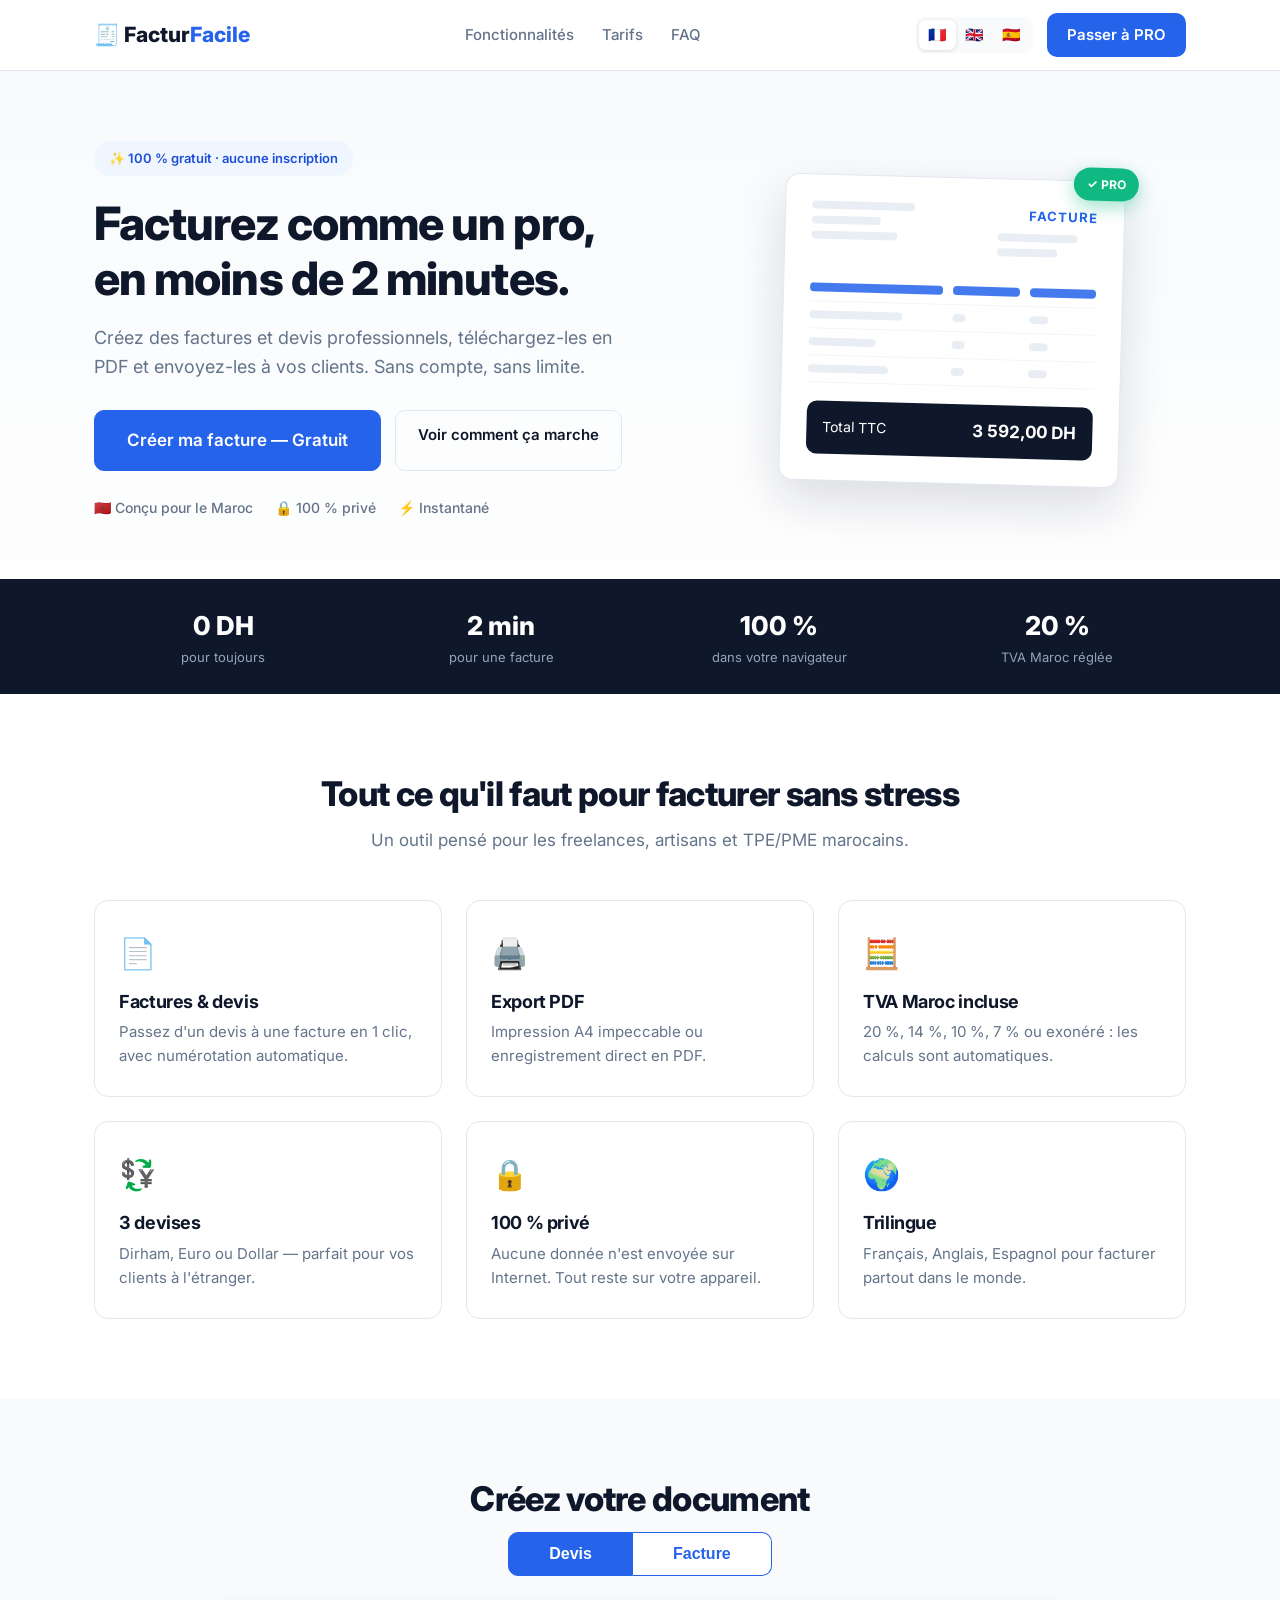
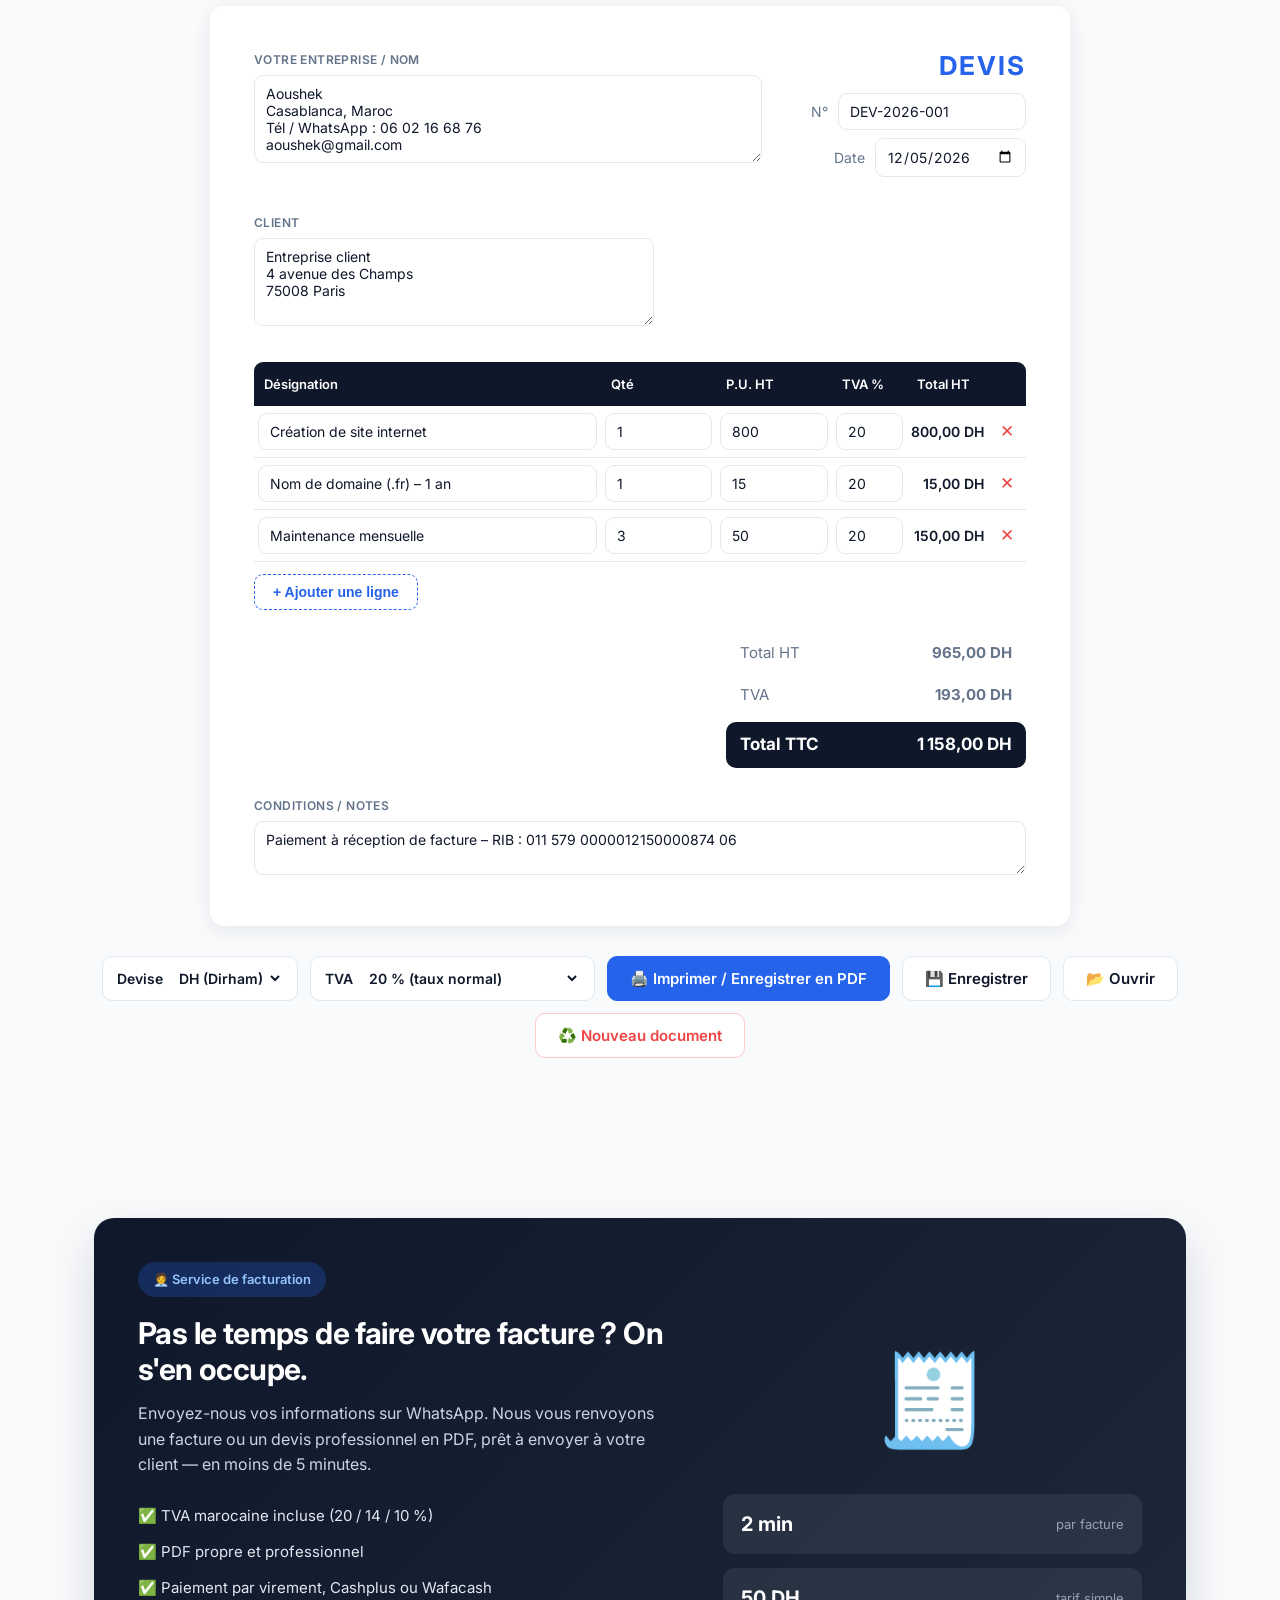
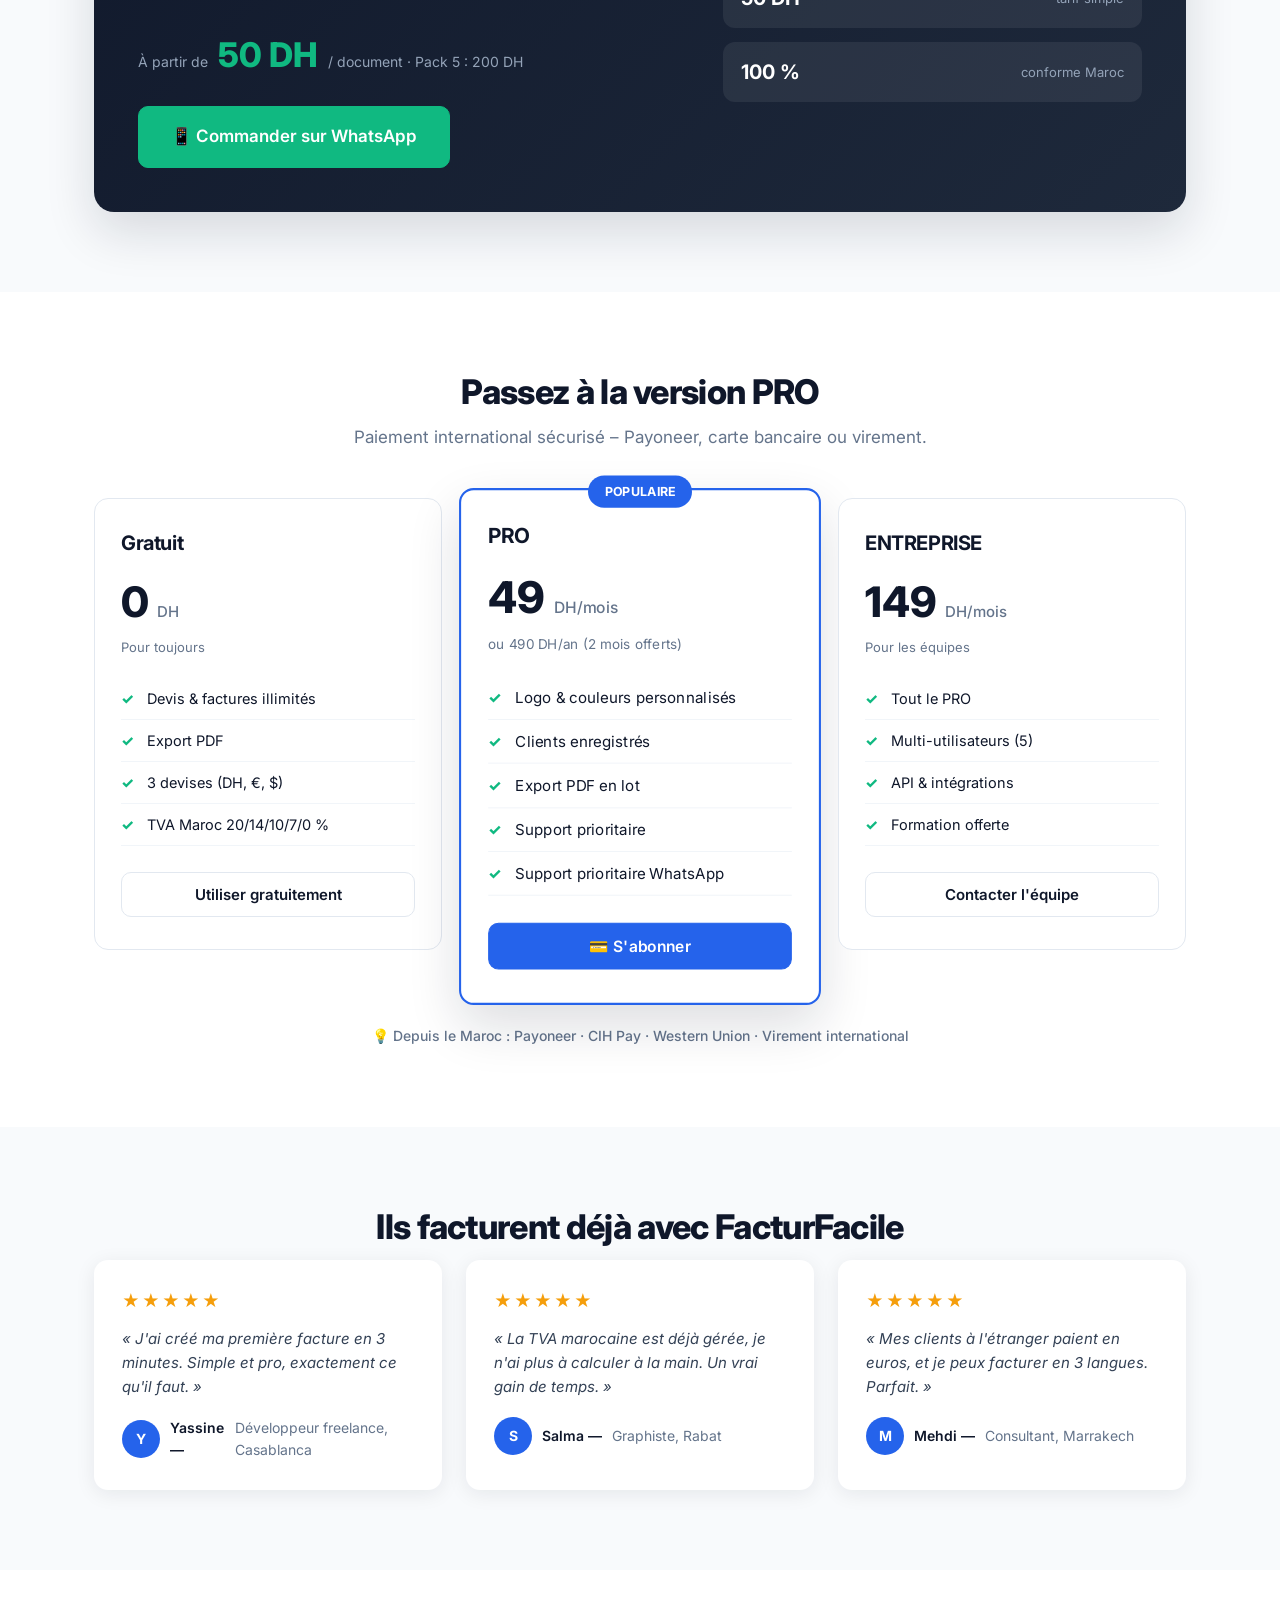
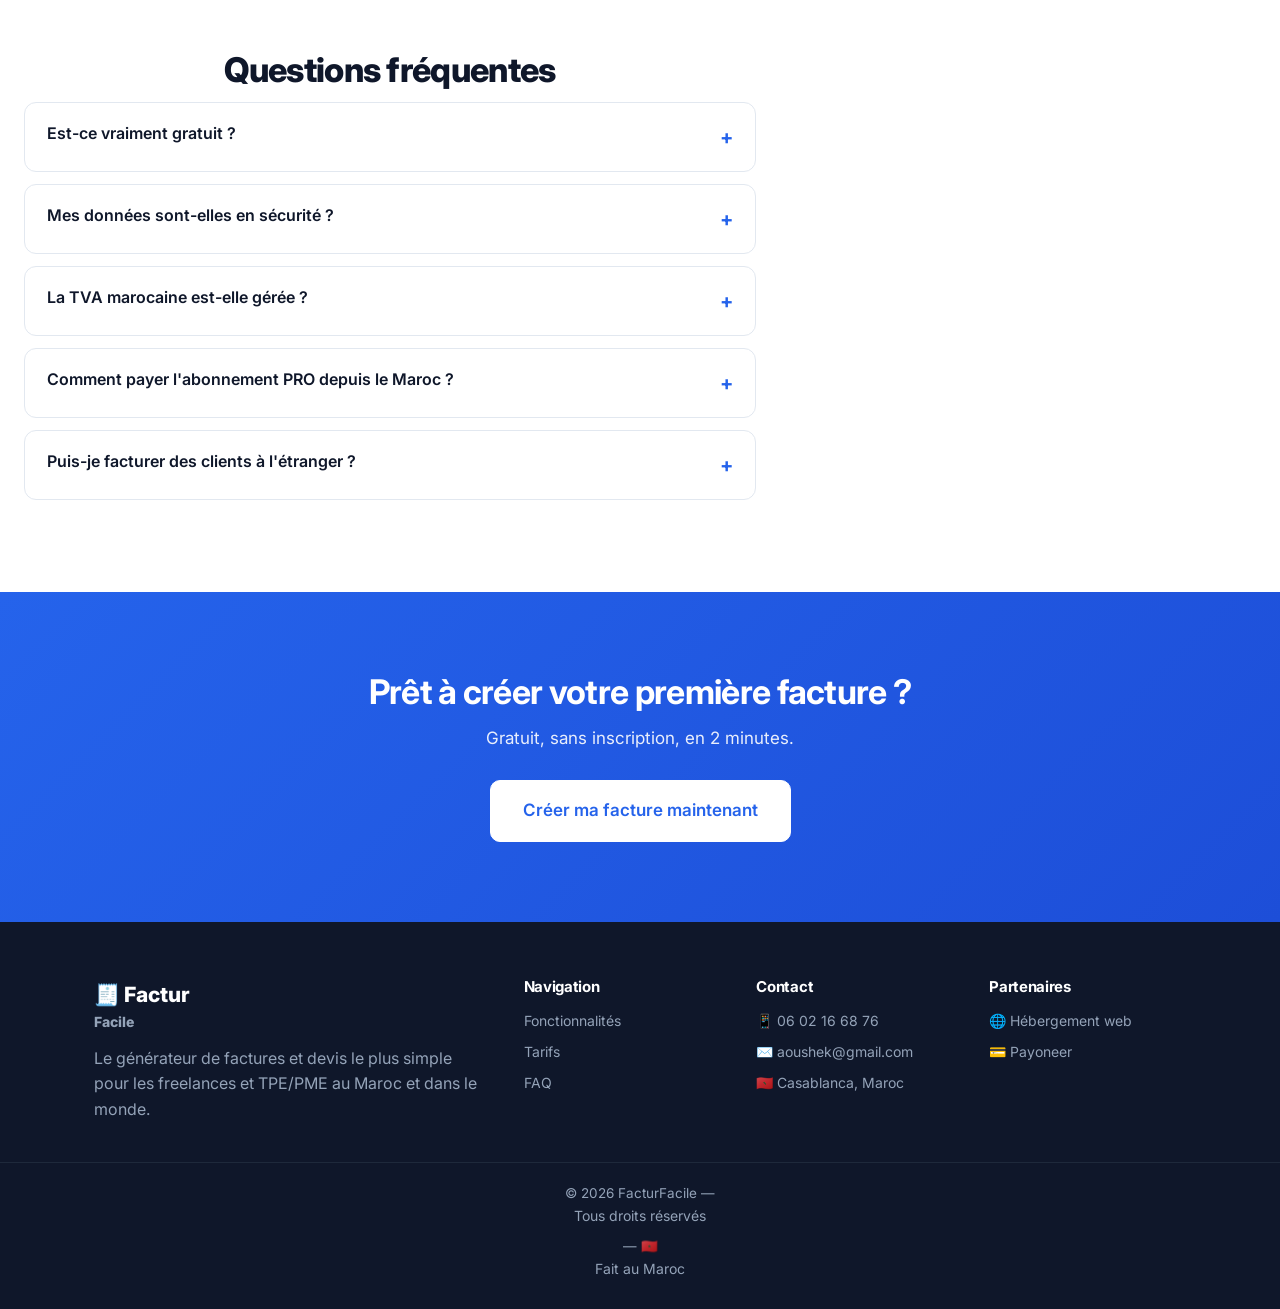
<file: index.html>
<!DOCTYPE html>
<html lang="fr">
<head>
  <meta charset="UTF-8">
  <meta name="viewport" content="width=device-width, initial-scale=1.0">
  <title>FacturFacile – Générateur de factures & devis professionnel | Free invoice maker</title>
  <meta name="description" content="Créez des factures et devis professionnels en 2 minutes. Gratuit, sans inscription. Free online invoice generator.">
  <link rel="preconnect" href="https://fonts.googleapis.com">
  <link rel="preconnect" href="https://fonts.gstatic.com" crossorigin>
  <link href="https://fonts.googleapis.com/css2?family=Inter:wght@400;500;600;700;800&display=swap" rel="stylesheet">
  <link rel="stylesheet" href="style.css">
</head>
<body>

  <!-- ============ HEADER ============ -->
  <header class="site-header no-print">
    <div class="container header-inner">
      <a href="#" class="logo">🧾 Factur<span>Facile</span></a>
      <nav class="main-nav">
        <a href="#features" data-i18n="nav.features">Fonctionnalités</a>
        <a href="#pricing" data-i18n="nav.pricing">Tarifs</a>
        <a href="#faq" data-i18n="nav.faq">FAQ</a>
      </nav>
      <div class="header-actions">
        <div class="lang-switch">
          <button id="langFr" class="active" onclick="setLang('fr')">🇫🇷</button>
          <button id="langEn" onclick="setLang('en')">🇬🇧</button>
          <button id="langEs" onclick="setLang('es')">🇪🇸</button>
        </div>
        <a href="#pricing" class="btn-cta" data-i18n="nav.pro">Passer à PRO</a>
      </div>
    </div>
  </header>

  <main>

    <!-- ============ HERO ============ -->
    <section class="hero no-print">
      <div class="container hero-grid">
        <div class="hero-text">
          <div class="hero-badge" data-i18n="hero.badge">✨ 100 % gratuit · aucune inscription</div>
          <h1 data-i18n="hero.title">Facturez comme un pro,<br>en moins de 2 minutes.</h1>
          <p data-i18n="hero.sub">Créez des factures et devis professionnels, téléchargez-les en PDF et envoyez-les à vos clients. Sans compte, sans limite.</p>
          <div class="hero-buttons">
            <a href="#app" class="btn primary big" data-i18n="hero.cta1">Créer ma facture — Gratuit</a>
            <a href="#features" class="btn ghost" data-i18n="hero.cta2">Voir comment ça marche</a>
          </div>
          <ul class="hero-trust">
            <li data-i18n="trust.s1">🇲🇦 Conçu pour le Maroc</li>
            <li data-i18n="trust.s2">🔒 100 % privé</li>
            <li data-i18n="trust.s3">⚡ Instantané</li>
          </ul>
        </div>

        <div class="hero-visual">
          <!-- Miniature de document générée en CSS (aucune image) -->
          <div class="mini-doc">
            <div class="mini-head">
              <div class="mini-lines">
                <span class="l w60"></span><span class="l w40"></span><span class="l w50"></span>
              </div>
              <div class="mini-num">
                <strong>FACTURE</strong>
                <span class="l w80"></span>
                <span class="l w60"></span>
              </div>
            </div>
            <div class="mini-table">
              <div class="mini-row head"><span></span><span></span><span></span></div>
              <div class="mini-row"><span class="l w70"></span><span class="l w20"></span><span class="l w30"></span></div>
              <div class="mini-row"><span class="l w50"></span><span class="l w20"></span><span class="l w30"></span></div>
              <div class="mini-row"><span class="l w60"></span><span class="l w20"></span><span class="l w30"></span></div>
            </div>
            <div class="mini-total">
              <span data-i18n="mini.ttc">Total TTC</span>
              <strong>3 592,00 DH</strong>
            </div>
            <div class="mini-stamp">✓ PRO</div>
          </div>
        </div>
      </div>

      <!-- Bandeau chiffres -->
      <div class="stats-bar">
        <div class="container stats-inner">
          <div><strong>0 DH</strong><span data-i18n="stat.1">pour toujours</span></div>
          <div><strong>2 min</strong><span data-i18n="stat.2">pour une facture</span></div>
          <div><strong>100 %</strong><span data-i18n="stat.3">dans votre navigateur</span></div>
          <div><strong>20 %</strong><span data-i18n="stat.4">TVA Maroc réglée</span></div>
        </div>
      </div>
    </section>

    <!-- ============ FONCTIONNALITÉS ============ -->
    <section class="features no-print" id="features">
      <div class="container">
        <h2 class="section-title" data-i18n="feat.title">Tout ce qu'il faut pour facturer sans stress</h2>
        <p class="section-sub" data-i18n="feat.sub">Un outil pensé pour les freelances, artisans et TPE/PME marocains.</p>

        <div class="feature-grid">
          <div class="feature"><div class="f-ico">📄</div><h3 data-i18n="feat.1.t">Factures & devis</h3><p data-i18n="feat.1.d">Passez d'un devis à une facture en 1 clic, avec numérotation automatique.</p></div>
          <div class="feature"><div class="f-ico">🖨️</div><h3 data-i18n="feat.2.t">Export PDF</h3><p data-i18n="feat.2.d">Impression A4 impeccable ou enregistrement direct en PDF.</p></div>
          <div class="feature"><div class="f-ico">🧮</div><h3 data-i18n="feat.3.t">TVA Maroc incluse</h3><p data-i18n="feat.3.d">20 %, 14 %, 10 %, 7 % ou exonéré : les calculs sont automatiques.</p></div>
          <div class="feature"><div class="f-ico">💱</div><h3 data-i18n="feat.4.t">3 devises</h3><p data-i18n="feat.4.d">Dirham, Euro ou Dollar — parfait pour vos clients à l'étranger.</p></div>
          <div class="feature"><div class="f-ico">🔒</div><h3 data-i18n="feat.5.t">100 % privé</h3><p data-i18n="feat.5.d">Aucune donnée n'est envoyée sur Internet. Tout reste sur votre appareil.</p></div>
          <div class="feature"><div class="f-ico">🌍</div><h3 data-i18n="feat.6.t">Trilingue</h3><p data-i18n="feat.6.d">Français, Anglais, Espagnol pour facturer partout dans le monde.</p></div>
        </div>
      </div>
    </section>

    <!-- ============ APPLICATION ============ -->
    <section class="app-section" id="app">
      <div class="container">
        <h2 class="section-title no-print" data-i18n="app.title">Créez votre document</h2>

        <div class="type-switch no-print">
          <button id="btnDevis" class="active" onclick="setType('devis')" data-i18n="type.devis">Devis</button>
          <button id="btnFacture" onclick="setType('facture')" data-i18n="type.facture">Facture</button>
        </div>

        <!-- ===== DOCUMENT MODIFIABLE ===== -->
        <section class="paper" id="document">
          <div class="doc-head">
            <div class="block sender">
              <label data-i18n="doc.you">Votre entreprise / nom</label>
              <textarea id="expediteur" rows="4">Aoushek
Casablanca, Maroc
Tél / WhatsApp : 06 02 16 68 76
aoushek@gmail.com</textarea>
            </div>
            <div class="block doctype">
              <h2 id="docTitle">DEVIS</h2>
              <p><span data-i18n="doc.num">N°</span> <input id="numero" type="text" value="DEV-2026-001" size="14"></p>
              <p><span data-i18n="doc.date">Date</span> <input id="date" type="date"></p>
            </div>
          </div>

          <div class="block client">
            <label data-i18n="doc.client">Client</label>
            <textarea id="client" rows="4">Entreprise client
4 avenue des Champs
75008 Paris</textarea>
          </div>

          <table class="lines">
            <thead>
              <tr>
                <th data-i18n="col.desc">Désignation</th>
                <th data-i18n="col.qty">Qté</th>
                <th data-i18n="col.pu">P.U. HT</th>
                <th data-i18n="col.tva">TVA %</th>
                <th data-i18n="col.total">Total HT</th>
                <th class="no-print"></th>
              </tr>
            </thead>
            <tbody id="linesBody"></tbody>
          </table>
          <button class="add-line no-print" onclick="addLine()" data-i18n="lines.add">+ Ajouter une ligne</button>

          <div class="totals">
            <div class="row"><span data-i18n="tot.ht">Total HT</span><strong id="totalHT">0,00 DH</strong></div>
            <div class="row"><span>TVA</span><strong id="totalTVA">0,00 DH</strong></div>
            <div class="row grand"><span data-i18n="tot.ttc">Total TTC</span><strong id="totalTTC">0,00 DH</strong></div>
          </div>

          <div class="block notes">
            <label data-i18n="doc.notes">Conditions / notes</label>
            <textarea id="notes" rows="2">Paiement à réception de facture – RIB : 011 579 0000012150000874 06</textarea>
          </div>
        </section>
        <!-- ===== FIN DOCUMENT ===== -->

        <div class="actions no-print">
          <label class="select-box"><span data-i18n="act.currency">Devise</span>
            <select id="currency" onchange="setCurrency(this.value)">
              <option value="DH" selected>DH (Dirham)</option>
              <option value="€">€ (Euro)</option>
              <option value="$">$ (Dollar)</option>
            </select>
          </label>
          <label class="select-box"><span data-i18n="act.tva">TVA</span>
            <select id="tvaRate" onchange="setTvaAll(this.value)">
              <option value="20" selected data-i18n="tva.20">20 % (normal)</option>
              <option value="14" data-i18n="tva.14">14 %</option>
              <option value="10" data-i18n="tva.10">10 %</option>
              <option value="7" data-i18n="tva.7">7 %</option>
              <option value="0" data-i18n="tva.0">0 % – Exonéré</option>
            </select>
          </label>
          <button class="btn primary" onclick="window.print()" data-i18n="act.print">🖨️ PDF / Imprimer</button>
          <button class="btn" onclick="saveLocal()" data-i18n="act.save">💾 Enregistrer</button>
          <button class="btn" onclick="loadLocal()" data-i18n="act.open">📂 Ouvrir</button>
          <button class="btn danger" onclick="resetDoc()" data-i18n="act.reset">♻️ Nouveau</button>
        </div>
      </div>
    </section>

    <!-- ============ SERVICE DE FACTURATION (revenus immédiats) ============ -->
    <section class="service no-print" id="service">
      <div class="container">
        <div class="service-box">
          <div class="service-text">
            <div class="service-tag" data-i18n="srv.tag">🧑‍💼 Service de facturation</div>
            <h2 data-i18n="srv.title">Pas le temps de faire votre facture ? On s'en occupe.</h2>
            <p data-i18n="srv.sub">Envoyez-nous vos informations sur WhatsApp. Nous vous renvoyons une facture ou un devis professionnel en PDF, prêt à envoyer à votre client — en moins de 5 minutes.</p>
            <ul class="service-list">
              <li data-i18n="srv.l1">✅ TVA marocaine incluse (20 / 14 / 10 %)</li>
              <li data-i18n="srv.l2">✅ PDF propre et professionnel</li>
              <li data-i18n="srv.l3">✅ Paiement par virement, Cashplus ou Wafacash</li>
            </ul>
            <div class="service-price">
              <span data-i18n="srv.from">À partir de</span>
              <strong>50 DH</strong>
              <span data-i18n="srv.per">/ document · Pack 5 : 200 DH</span>
            </div>
            <a href="https://wa.me/212602166876?text=Bonjour%2C%20j%27ai%20besoin%20d%27une%20facture%20professionnelle" target="_blank" rel="noopener" class="btn primary big">📱 <span data-i18n="srv.cta">Commander sur WhatsApp</span></a>
          </div>
          <div class="service-visual">
            <div class="srv-ico">🧾</div>
            <div class="srv-stats">
              <div><strong>2 min</strong><span data-i18n="srv.s1">par facture</span></div>
              <div><strong>50 DH</strong><span data-i18n="srv.s2">tarif simple</span></div>
              <div><strong>100 %</strong><span data-i18n="srv.s3">conforme Maroc</span></div>
            </div>
          </div>
        </div>
      </div>
    </section>

    <!-- ============ TARIFS ============ -->
    <section class="pricing no-print" id="pricing">
      <div class="container">
        <h2 class="section-title" data-i18n="price.title">Un prix simple et honnête</h2>
        <p class="section-sub" data-i18n="price.sub">Commencez gratuitement. Passez au PRO quand vous êtes prêt. Paiement et encaissement 100 % au Maroc 🇲🇦</p>

        <div class="price-cards">
          <div class="card">
            <h3 data-i18n="price.free.name">Gratuit</h3>
            <div class="amount">0 <small>DH</small></div>
            <p class="card-note" data-i18n="price.free.note">Pour toujours</p>
            <ul>
              <li data-i18n="price.f1">Devis & factures illimités</li>
              <li data-i18n="price.f2">Export PDF</li>
              <li data-i18n="price.f3">3 devises (DH, €, $)</li>
              <li data-i18n="price.f4">TVA Maroc 20/14/10/7/0 %</li>
            </ul>
            <button class="btn" onclick="document.getElementById('app').scrollIntoView()" data-i18n="price.free.btn">Commencer gratuitement</button>
          </div>

          <div class="card featured">
            <div class="badge" data-i18n="price.badge">⭐ LE PLUS CHOISI</div>
            <h3>PRO</h3>
            <div class="amount">49 <small>DH/mois</small></div>
            <p class="card-note" data-i18n="price.pro.note">ou 490 DH/an (2 mois offerts)</p>
            <ul>
              <li data-i18n="price.p1">Tout le plan Gratuit</li>
              <li data-i18n="price.p2">Logo & couleurs de votre marque</li>
              <li data-i18n="price.p3">Clients enregistrés (gain de temps)</li>
              <li data-i18n="price.p4">Export PDF en lot</li>
              <li data-i18n="price.p5">Support prioritaire WhatsApp</li>
            </ul>
            <button class="btn primary" onclick="openPay()">💳 <span data-i18n="price.pro.btn">Payer maintenant</span></button>
          </div>

          <div class="card">
            <h3>ENTREPRISE</h3>
            <div class="amount">149 <small>DH/mois</small></div>
            <p class="card-note" data-i18n="price.ent.note">Pour les équipes</p>
            <ul>
              <li data-i18n="price.b1">Tout le PRO</li>
              <li data-i18n="price.b2">Jusqu'à 5 utilisateurs</li>
              <li data-i18n="price.b3">Factures récurrentes</li>
              <li data-i18n="price.b4">Formation offerte</li>
            </ul>
            <button class="btn" onclick="openPay()" data-i18n="price.ent.btn">Nous contacter</button>
          </div>
        </div>
        <p class="pay-note" data-i18n="price.note">✅ Encaissement au Maroc : virement BMCE · Cashplus · Wafacash · Payoneer (international)</p>
      </div>
    </section>

    <!-- ============ TÉMOIGNAGES ============ -->
    <section class="testimonials no-print">
      <div class="container">
        <h2 class="section-title" data-i18n="test.title">Ils facturent déjà avec FacturFacile</h2>
        <div class="testi-grid">
          <div class="testi">
            <div class="stars">★★★★★</div>
            <p data-i18n="test.1">« J'ai créé ma première facture en 3 minutes. Simple et pro, exactement ce qu'il faut. »</p>
            <div class="testi-author"><span class="avatar">Y</span> Yassine — <em data-i18n="test.1r">Développeur freelance, Casablanca</em></div>
          </div>
          <div class="testi">
            <div class="stars">★★★★★</div>
            <p data-i18n="test.2">« La TVA marocaine est déjà gérée, je n'ai plus à calculer à la main. Un vrai gain de temps. »</p>
            <div class="testi-author"><span class="avatar">S</span> Salma — <em data-i18n="test.2r">Graphiste, Rabat</em></div>
          </div>
          <div class="testi">
            <div class="stars">★★★★★</div>
            <p data-i18n="test.3">« Mes clients à l'étranger paient en euros, et je peux facturer en 3 langues. Parfait. »</p>
            <div class="testi-author"><span class="avatar">M</span> Mehdi — <em data-i18n="test.3r">Consultant, Marrakech</em></div>
          </div>
        </div>
      </div>
    </section>

    <!-- ============ FAQ ============ -->
    <section class="faq no-print" id="faq">
      <div class="container">
        <h2 class="section-title" data-i18n="faq.title">Questions fréquentes</h2>
        <details><summary data-i18n="faq.q1">Est-ce vraiment gratuit ?</summary><p data-i18n="faq.a1">Oui. Le plan Gratuit est illimité et sans inscription. Vous ne payez que si vous voulez les options PRO.</p></details>
        <details><summary data-i18n="faq.q2">Mes données sont-elles en sécurité ?</summary><p data-i18n="faq.a2">Absolument. Tout est calculé dans votre navigateur : aucune donnée n'est envoyée sur Internet.</p></details>
        <details><summary data-i18n="faq.q3">La TVA marocaine est-elle gérée ?</summary><p data-i18n="faq.a3">Oui, les taux 20 %, 14 %, 10 %, 7 % et l'exonération 0 % (export) sont pris en charge automatiquement.</p></details>
        <details><summary data-i18n="faq.q4">Comment payer l'abonnement PRO depuis le Maroc ?</summary><p data-i18n="faq.a4">Par virement BMCE, Cashplus ou Wafacash pour les clients locaux, et par Payoneer pour l'international.</p></details>
        <details><summary data-i18n="faq.q5">Puis-je facturer des clients à l'étranger ?</summary><p data-i18n="faq.a5">Oui : choisissez la devise € ou $, la TVA 0 % (exonération export) et la langue de votre client.</p></details>
      </div>
    </section>

    <!-- ============ CTA FINAL ============ -->
    <section class="final-cta no-print">
      <div class="container">
        <h2 data-i18n="cta.title">Prêt à créer votre première facture ?</h2>
        <p data-i18n="cta.sub">Gratuit, sans inscription, en 2 minutes.</p>
        <a href="#app" class="btn primary big" data-i18n="cta.btn">Créer ma facture maintenant</a>
      </div>
    </section>

  </main>

  <!-- ============ MODALE DE PAIEMENT ============ -->
  <div class="pay-overlay no-print" id="payModal" onclick="if(event.target===this)closePay()">
    <div class="pay-box">
      <button class="pay-close" onclick="closePay()">✕</button>
      <h3>💳 <span data-i18n="pay.title">Choisissez votre moyen de paiement</span></h3>

      <div class="pay-method">
        <div class="pay-icon">🏦</div>
        <div>
          <strong data-i18n="pay.m1">Virement bancaire (Maroc)</strong>
          <p data-i18n="pay.m1d">Envoyez le montant sur le RIB suivant, puis envoyez la preuve :</p>
          <code id="ribDisplay">BMCE Bank of Africa – RIB : 011 579 0000012150000874 06</code>
          <button class="mini-btn" onclick="copyText('011579000001215000087406')" data-i18n="pay.copy">📋 Copier le RIB</button>
        </div>
      </div>

      <div class="pay-method">
        <div class="pay-icon">🏪</div>
        <div>
          <strong data-i18n="pay.m2">Cashplus / Wafacash / Western Union</strong>
          <p data-i18n="pay.m2d">Allez dans l'agence la plus proche, envoyez le montant, puis envoyez-nous le reçu (n° de transfert).</p>
        </div>
      </div>

      <div class="pay-method">
        <div class="pay-icon">🌐</div>
        <div>
          <strong data-i18n="pay.m3">Payoneer (clients internationaux)</strong>
          <p data-i18n="pay.m3d">Les clients hors Maroc paient par Payoneer, l'argent arrive sur votre compte, retrait au Maroc.</p>
          <a class="mini-btn" href="https://www.payoneer.com/register/" target="_blank" rel="noopener" data-i18n="pay.m3b">Ouvrir un compte Payoneer</a>
        </div>
      </div>

      <div class="pay-contact">
        <p data-i18n="pay.contact">📩 Une fois le paiement effectué, envoyez la preuve :</p>
        <a class="btn primary" id="waLink" href="https://wa.me/212602166876" target="_blank" rel="noopener">📱 WhatsApp</a>
        <a class="btn" href="mailto:aoushek@gmail.com?subject=Paiement%20PRO%20FacturFacile" data-i18n="pay.mail">✉️ E-mail</a>
      </div>
      <p class="pay-tip" data-i18n="pay.tip">💡 Conservez toujours le reçu : il sert de facture.</p>
    </div>
  </div>

  <!-- ============ FOOTER ============ -->
  <footer class="site-footer no-print">
    <div class="container footer-grid">
      <div>
        <div class="logo">🧾 Factur<span>Facile</span></div>
        <p data-i18n="footer.about">Le générateur de factures et devis le plus simple pour les freelances et TPE/PME au Maroc et dans le monde.</p>
      </div>
      <div>
        <h4 data-i18n="footer.nav">Navigation</h4>
        <a href="#features" data-i18n="nav.features">Fonctionnalités</a>
        <a href="#pricing" data-i18n="nav.pricing">Tarifs</a>
        <a href="#faq" data-i18n="nav.faq">FAQ</a>
      </div>
      <div>
        <h4 data-i18n="footer.contact">Contact</h4>
        <a href="https://wa.me/212602166876" target="_blank" rel="noopener">📱 06 02 16 68 76</a>
        <a href="mailto:aoushek@gmail.com">✉️ aoushek@gmail.com</a>
        <span>🇲🇦 Casablanca, Maroc</span>
      </div>
      <div>
        <h4 data-i18n="footer.partners">Partenaires</h4>
        <a href="https://www.hostinger.com/" rel="sponsored nofollow noopener" target="_blank">🌐 Hébergement web</a>
        <a href="https://www.payoneer.com/" rel="sponsored nofollow noopener" target="_blank">💳 Payoneer</a>
      </div>
    </div>
    <div class="footer-bottom">
      <p>© 2026 FacturFacile — <span data-i18n="footer.rights">Tous droits réservés</span> — 🇲🇦 <span data-i18n="footer.made">Fait au Maroc</span></p>
    </div>
  </footer>

  <script src="app.js"></script>
</body>
</html>
</file>
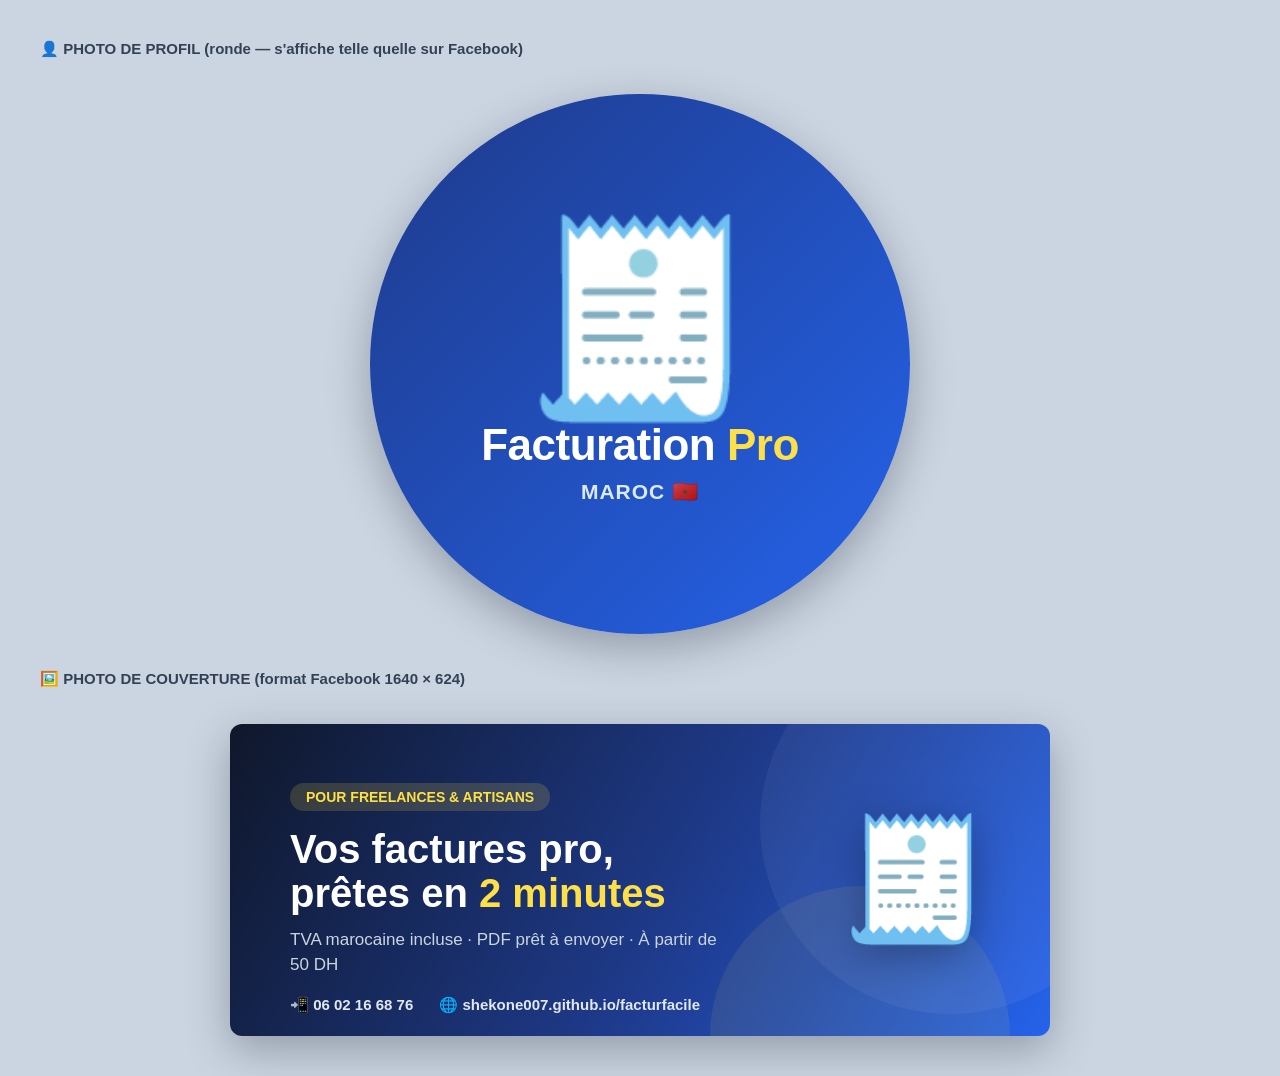
<file: visuels/branding.html>
<!DOCTYPE html>
<html lang="fr">
<head>
  <meta charset="UTF-8">
  <title>Branding Facebook – Facturation Pro Maroc</title>
  <style>
    * { margin: 0; padding: 0; box-sizing: border-box; font-family: 'Segoe UI', Arial, sans-serif; }
    body { background: #cbd5e1; padding: 40px; display: flex; flex-direction: column; align-items: center; gap: 36px; }

    .label { font-size: 15px; color: #334155; font-weight: 700; align-self: flex-start; }

    /* ===== PHOTO DE PROFIL 1080x1080 ===== */
    .profile {
      width: 540px; height: 540px; border-radius: 50%;
      background: linear-gradient(135deg, #1e3a8a 0%, #2563eb 100%);
      display: flex; flex-direction: column; align-items: center; justify-content: center;
      box-shadow: 0 14px 44px rgba(15,23,42,.3); position: relative; overflow: hidden;
    }
    .profile::before {
      content: ""; position: absolute; width: 620px; height: 620px;
      border: 3px solid rgba(255,255,255,.14); border-radius: 50%;
    }
    .profile .ico { font-size: 190px; line-height: 1; margin-bottom: 6px; }
    .profile .brand { font-size: 44px; font-weight: 800; color: #fff; letter-spacing: -.5px; }
    .profile .brand span { color: #fde047; }
    .profile .tag { font-size: 21px; color: #dbeafe; margin-top: 10px; font-weight: 600; letter-spacing: 1px; }

    /* ===== COUVERTURE 1640x624 (= 820x312 à l'échelle 2) ===== */
    .cover {
      width: 820px; height: 312px;
      background: linear-gradient(120deg, #0f172a 0%, #1e3a8a 55%, #2563eb 100%);
      border-radius: 12px; overflow: hidden; position: relative;
      box-shadow: 0 14px 44px rgba(15,23,42,.3);
      display: flex; align-items: center; padding: 0 60px; gap: 40px;
    }
    .cover .wave {
      position: absolute; right: -90px; top: -90px; width: 380px; height: 380px;
      background: rgba(255,255,255,.05); border-radius: 50%;
    }
    .cover .wave2 {
      position: absolute; right: 40px; bottom: -150px; width: 300px; height: 300px;
      background: rgba(253,224,71,.08); border-radius: 50%;
    }
    .cover-left { flex: 1; position: relative; z-index: 2; }
    .cover-left .kicker {
      display: inline-block; background: rgba(253,224,71,.16); color: #fde047;
      padding: 6px 16px; border-radius: 30px; font-size: 14px; font-weight: 700; margin-bottom: 16px;
    }
    .cover-left h1 { font-size: 40px; color: #fff; line-height: 1.1; margin-bottom: 12px; font-weight: 800; }
    .cover-left h1 span { color: #fde047; }
    .cover-left p { font-size: 17px; color: #cbd5e1; line-height: 1.5; max-width: 430px; }
    .cover-right { position: relative; z-index: 2; text-align: center; }
    .cover-right .big-ico { font-size: 120px; filter: drop-shadow(0 10px 20px rgba(0,0,0,.3)); }
    .cover-contact {
      position: absolute; bottom: 22px; left: 60px; right: 60px; z-index: 2;
      display: flex; gap: 26px; align-items: center;
      color: #e2e8f0; font-size: 15px; font-weight: 600;
    }
    .cover-contact span { display: flex; align-items: center; gap: 7px; }
  </style>
</head>
<body>

  <div class="label">👤 PHOTO DE PROFIL (ronde — s'affiche telle quelle sur Facebook)</div>
  <div class="profile">
    <div class="ico">🧾</div>
    <div class="brand">Facturation <span>Pro</span></div>
    <div class="tag">MAROC 🇲🇦</div>
  </div>

  <div class="label">🖼️ PHOTO DE COUVERTURE (format Facebook 1640 × 624)</div>
  <div class="cover">
    <div class="wave"></div>
    <div class="wave2"></div>
    <div class="cover-left">
      <div class="kicker">POUR FREELANCES & ARTISANS</div>
      <h1>Vos factures pro,<br>prêtes en <span>2 minutes</span></h1>
      <p>TVA marocaine incluse · PDF prêt à envoyer · À partir de 50 DH</p>
    </div>
    <div class="cover-right">
      <div class="big-ico">🧾</div>
    </div>
    <div class="cover-contact">
      <span>📲 06 02 16 68 76</span>
      <span>🌐 shekone007.github.io/facturfacile</span>
    </div>
  </div>

</body>
</html>
</file>
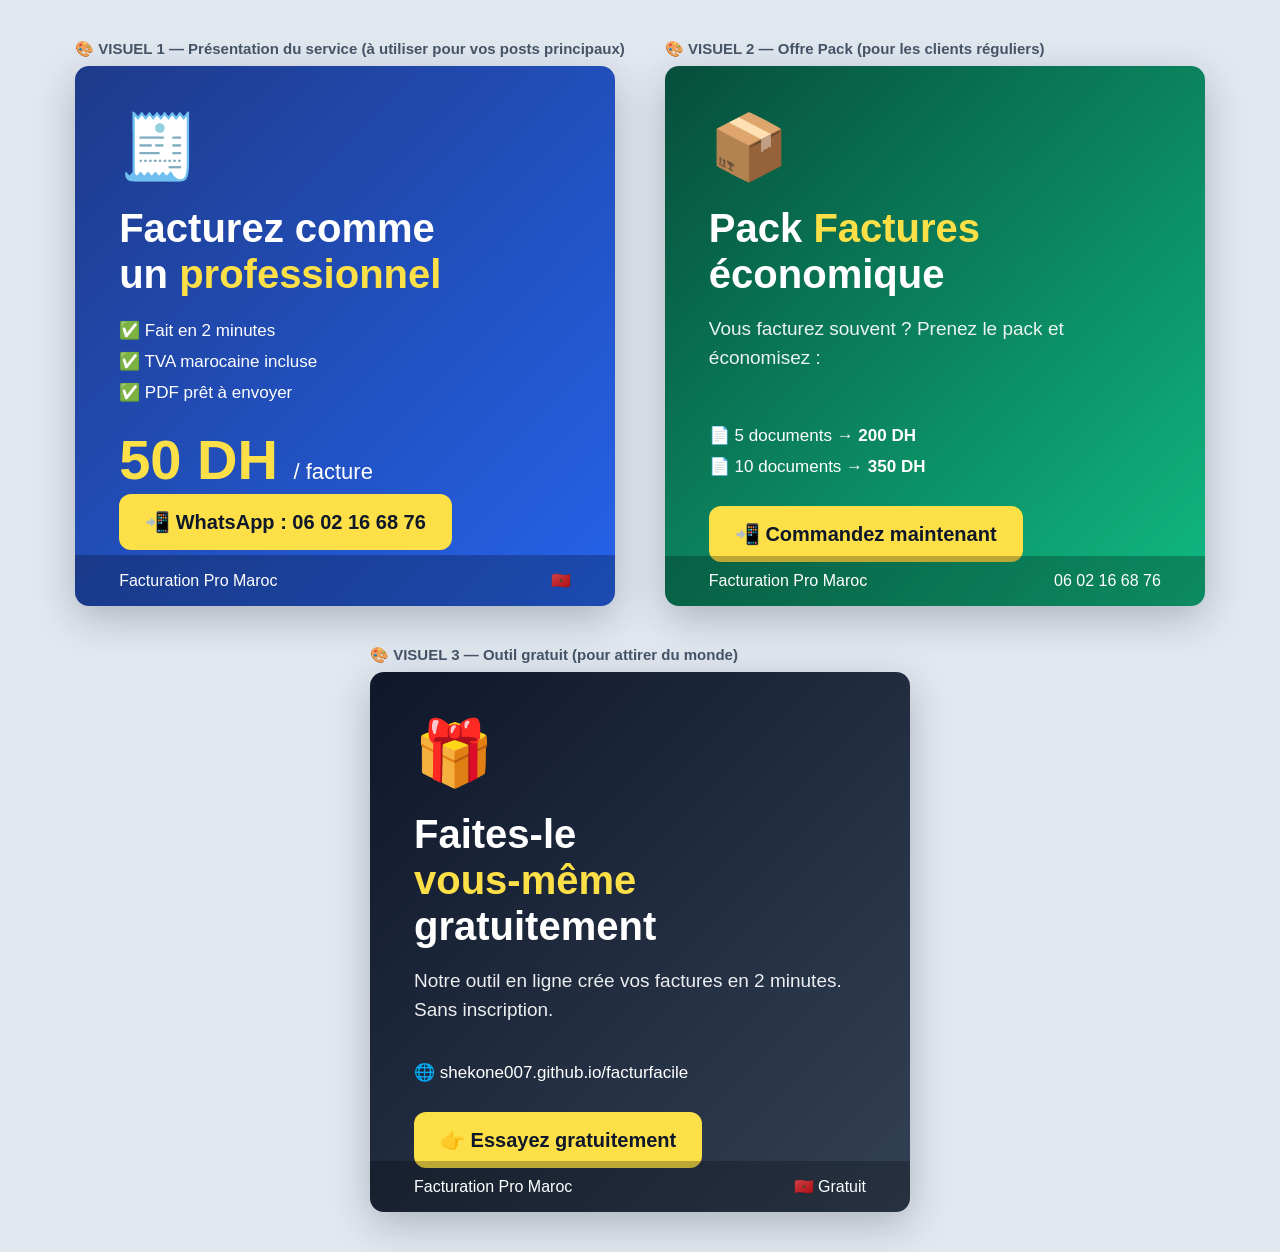
<file: visuels/visuels.html>
<!DOCTYPE html>
<html lang="fr">
<head>
  <meta charset="UTF-8">
  <title>Visuels Facebook – Facturation Pro Maroc</title>
  <style>
    * { margin: 0; padding: 0; box-sizing: border-box; font-family: 'Segoe UI', Arial, sans-serif; }
    body { background: #e2e8f0; padding: 40px; }
    .wrap { display: flex; flex-wrap: wrap; gap: 40px; justify-content: center; }
    .label { width: 100%; font-size: 15px; color: #475569; margin-bottom: 8px; font-weight: 600; }
    .card-box { display: flex; flex-direction: column; }

    /* Visuel carré 1080x1080 (post Facebook) */
    .post {
      width: 540px; height: 540px; border-radius: 14px; overflow: hidden;
      box-shadow: 0 12px 40px rgba(15,23,42,.25); display: flex; flex-direction: column;
      padding: 44px; color: #fff; position: relative;
    }
    .post.blue { background: linear-gradient(135deg, #1e3a8a 0%, #2563eb 100%); }
    .post.green { background: linear-gradient(135deg, #064e3b 0%, #10b981 100%); }
    .post.dark { background: linear-gradient(135deg, #0f172a 0%, #334155 100%); }

    .post .ico { font-size: 64px; margin-bottom: 20px; }
    .post h1 { font-size: 40px; line-height: 1.15; margin-bottom: 18px; font-weight: 800; }
    .post h1 span { color: #fde047; }
    .post .sub { font-size: 19px; opacity: .92; line-height: 1.5; margin-bottom: 24px; flex: 1; }
    .post .list { list-style: none; margin-bottom: 24px; }
    .post .list li { font-size: 17px; padding: 5px 0; }
    .post .cta {
      background: #fde047; color: #0f172a; padding: 16px 26px; border-radius: 12px;
      font-size: 20px; font-weight: 800; text-align: center; display: inline-block; align-self: flex-start;
    }
    .post .price { font-size: 56px; font-weight: 800; color: #fde047; line-height: 1; margin-bottom: 6px; }
    .post .price small { font-size: 22px; color: #fff; font-weight: 500; }
    .post .footer-bar {
      position: absolute; bottom: 0; left: 0; right: 0; background: rgba(0,0,0,.25);
      padding: 16px 44px; font-size: 16px; display: flex; justify-content: space-between; align-items: center;
    }
  </style>
</head>
<body>
<div class="wrap">

  <div class="card-box">
    <div class="label">🎨 VISUEL 1 — Présentation du service (à utiliser pour vos posts principaux)</div>
    <div class="post blue">
      <div class="ico">🧾</div>
      <h1>Facturez comme<br>un <span>professionnel</span></h1>
      <ul class="list">
        <li>✅ Fait en 2 minutes</li>
        <li>✅ TVA marocaine incluse</li>
        <li>✅ PDF prêt à envoyer</li>
      </ul>
      <div class="price">50 DH <small>/ facture</small></div>
      <div class="cta">📲 WhatsApp : 06 02 16 68 76</div>
      <div class="footer-bar"><span>Facturation Pro Maroc</span><span>🇲🇦</span></div>
    </div>
  </div>

  <div class="card-box">
    <div class="label">🎨 VISUEL 2 — Offre Pack (pour les clients réguliers)</div>
    <div class="post green">
      <div class="ico">📦</div>
      <h1>Pack <span>Factures</span><br>économique</h1>
      <div class="sub">Vous facturez souvent ? Prenez le pack et économisez :</div>
      <ul class="list">
        <li>📄 5 documents → <strong>200 DH</strong></li>
        <li>📄 10 documents → <strong>350 DH</strong></li>
      </ul>
      <div class="cta">📲 Commandez maintenant</div>
      <div class="footer-bar"><span>Facturation Pro Maroc</span><span>06 02 16 68 76</span></div>
    </div>
  </div>

  <div class="card-box">
    <div class="label">🎨 VISUEL 3 — Outil gratuit (pour attirer du monde)</div>
    <div class="post dark">
      <div class="ico">🎁</div>
      <h1>Faites-le<br><span>vous-même</span><br>gratuitement</h1>
      <div class="sub">Notre outil en ligne crée vos factures en 2 minutes. Sans inscription.</div>
      <ul class="list">
        <li>🌐 shekone007.github.io/facturfacile</li>
      </ul>
      <div class="cta">👉 Essayez gratuitement</div>
      <div class="footer-bar"><span>Facturation Pro Maroc</span><span>🇲🇦 Gratuit</span></div>
    </div>
  </div>

</div>
</body>
</html>
</file>
<file: style.css>
/* =====================================================
   FacturFacile — Design professionnel
   ===================================================== */

* { margin: 0; padding: 0; box-sizing: border-box; }

:root {
  --blue: #2563eb;
  --blue-dark: #1d4ed8;
  --blue-light: #eff6ff;
  --green: #10b981;
  --red: #ef4444;
  --dark: #0f172a;
  --grey: #64748b;
  --grey-light: #f8fafc;
  --border: #e2e8f0;
  --radius: 14px;
  --shadow: 0 4px 20px rgba(15, 23, 42, .08);
  --shadow-lg: 0 20px 50px rgba(15, 23, 42, .14);
}

html { scroll-behavior: smooth; }

body {
  font-family: 'Inter', -apple-system, 'Segoe UI', sans-serif;
  color: var(--dark);
  background: #fff;
  line-height: 1.6;
  -webkit-font-smoothing: antialiased;
}

.container { max-width: 1140px; margin: 0 auto; padding: 0 24px; }
h1, h2, h3, h4 { line-height: 1.2; letter-spacing: -.02em; }

/* ============ HEADER ============ */
.site-header {
  position: sticky; top: 0; z-index: 50;
  background: rgba(255,255,255,.85);
  backdrop-filter: blur(12px);
  border-bottom: 1px solid var(--border);
}
.header-inner { display: flex; align-items: center; justify-content: space-between; height: 70px; gap: 20px; }
.logo { font-size: 21px; font-weight: 800; text-decoration: none; color: var(--dark); }
.logo span { color: var(--blue); }
.main-nav { display: flex; gap: 28px; }
.main-nav a { color: var(--grey); text-decoration: none; font-size: 15px; font-weight: 500; transition: color .2s; }
.main-nav a:hover { color: var(--blue); }
.header-actions { display: flex; align-items: center; gap: 14px; }
.lang-switch { display: inline-flex; background: var(--grey-light); border-radius: 9px; padding: 3px; }
.lang-switch button {
  border: none; background: none; padding: 6px 9px; border-radius: 7px;
  cursor: pointer; font-size: 15px; transition: .2s;
}
.lang-switch button.active { background: #fff; box-shadow: 0 1px 4px rgba(0,0,0,.12); }
.btn-cta {
  background: var(--blue); color: #fff; text-decoration: none;
  padding: 10px 20px; border-radius: 10px; font-size: 15px; font-weight: 600;
  transition: .2s;
}
.btn-cta:hover { background: var(--blue-dark); transform: translateY(-1px); }

/* ============ HERO ============ */
.hero { padding: 70px 0 0; background: linear-gradient(180deg, #f8fafc 0%, #fff 100%); }
.hero-grid { display: grid; grid-template-columns: 1.1fr .9fr; gap: 50px; align-items: center; padding-bottom: 60px; }
.hero-badge {
  display: inline-block; background: var(--blue-light); color: var(--blue-dark);
  padding: 7px 15px; border-radius: 30px; font-size: 13px; font-weight: 600; margin-bottom: 20px;
}
.hero-text h1 { font-size: 46px; font-weight: 800; margin-bottom: 18px; }
.hero-text > p { font-size: 18px; color: var(--grey); margin-bottom: 28px; max-width: 520px; }
.hero-buttons { display: flex; gap: 14px; flex-wrap: wrap; margin-bottom: 26px; }
.hero-trust { list-style: none; display: flex; gap: 22px; flex-wrap: wrap; font-size: 14px; color: var(--grey); font-weight: 500; }

/* Miniature de document (CSS pur) */
.hero-visual { display: flex; justify-content: center; }
.mini-doc {
  background: #fff; border-radius: var(--radius); box-shadow: var(--shadow-lg);
  padding: 26px; width: 340px; position: relative; transform: rotate(1.5deg);
  border: 1px solid var(--border);
}
.mini-head { display: flex; justify-content: space-between; margin-bottom: 22px; gap: 14px; }
.mini-lines { display: flex; flex-direction: column; gap: 7px; flex: 1; }
.mini-num { display: flex; flex-direction: column; gap: 7px; width: 100px; text-align: right; }
.mini-num strong { font-size: 13px; color: var(--blue); letter-spacing: 1px; }
.l { display: block; height: 8px; background: #e9eef5; border-radius: 4px; }
.w20 { width: 20%; } .w30 { width: 30%; } .w40 { width: 40%; } .w50 { width: 50%; }
.w60 { width: 60%; } .w70 { width: 70%; } .w80 { width: 80%; }
.mini-table { margin-bottom: 18px; }
.mini-row { display: grid; grid-template-columns: 2fr 1fr 1fr; gap: 10px; padding: 9px 0; border-bottom: 1px solid #f1f5f9; }
.mini-row.head span { height: 9px; background: var(--blue); border-radius: 4px; opacity: .85; }
.mini-total {
  display: flex; justify-content: space-between; align-items: center;
  background: var(--dark); color: #fff; padding: 13px 16px; border-radius: 10px;
  font-size: 14px;
}
.mini-total strong { font-size: 17px; }
.mini-stamp {
  position: absolute; top: -14px; right: -14px;
  background: var(--green); color: #fff; font-size: 12px; font-weight: 700;
  padding: 7px 13px; border-radius: 30px; box-shadow: 0 6px 18px rgba(16,185,129,.4);
}

/* Bandeau chiffres */
.stats-bar { background: var(--dark); padding: 26px 0; }
.stats-inner { display: grid; grid-template-columns: repeat(4, 1fr); gap: 20px; text-align: center; }
.stats-inner div { display: flex; flex-direction: column; }
.stats-inner strong { color: #fff; font-size: 26px; font-weight: 800; }
.stats-inner span { color: #94a3b8; font-size: 13px; }

/* ============ SECTIONS ============ */
.section-title { font-size: 34px; font-weight: 800; text-align: center; margin-bottom: 12px; }
.section-sub { text-align: center; color: var(--grey); font-size: 17px; margin-bottom: 46px; max-width: 620px; margin-left: auto; margin-right: auto; }

/* ============ FONCTIONNALITÉS ============ */
.features { padding: 80px 0; }
.feature-grid { display: grid; grid-template-columns: repeat(3, 1fr); gap: 24px; }
.feature {
  background: #fff; border: 1px solid var(--border); border-radius: var(--radius);
  padding: 28px 24px; transition: .25s;
}
.feature:hover { transform: translateY(-5px); box-shadow: var(--shadow-lg); border-color: transparent; }
.f-ico { font-size: 30px; margin-bottom: 14px; }
.feature h3 { font-size: 18px; margin-bottom: 8px; }
.feature p { color: var(--grey); font-size: 15px; }

/* ============ APPLICATION ============ */
.app-section { padding: 80px 0; background: var(--grey-light); }
.type-switch { display: flex; justify-content: center; margin-bottom: 30px; }
.type-switch button {
  border: 1.5px solid var(--blue); background: #fff; color: var(--blue);
  padding: 12px 40px; font-size: 16px; font-weight: 600; cursor: pointer; transition: .2s;
}
.type-switch button:first-child { border-radius: 10px 0 0 10px; }
.type-switch button:last-child { border-radius: 0 10px 10px 0; border-left: none; }
.type-switch button.active { background: var(--blue); color: #fff; }

.paper {
  background: #fff; padding: 44px; border-radius: var(--radius);
  box-shadow: var(--shadow); max-width: 860px; margin: 0 auto;
}
.doc-head { display: flex; justify-content: space-between; gap: 24px; }
.block label { font-size: 12px; color: var(--grey); display: block; margin-bottom: 6px; font-weight: 600; text-transform: uppercase; letter-spacing: .4px; }
textarea, input[type=text], input[type=date], input[type=number], select {
  width: 100%; border: 1.5px solid var(--border); border-radius: 9px;
  padding: 9px 11px; font-family: inherit; font-size: 14px; background: #fff; color: var(--dark);
  transition: border-color .2s, box-shadow .2s;
}
textarea:focus, input:focus, select:focus { outline: none; border-color: var(--blue); box-shadow: 0 0 0 3px rgba(37,99,235,.12); }
.block.sender { flex: 1; }
.block.doctype { text-align: right; min-width: 240px; }
.block.doctype h2 { color: var(--blue); letter-spacing: 2px; font-size: 26px; margin-bottom: 12px; }
.block.doctype p { margin: 8px 0; font-size: 14px; color: var(--grey); }
.block.doctype input { display: inline-block; width: auto; margin-left: 6px; }
.block.client { margin-top: 28px; max-width: 400px; }

.lines { width: 100%; border-collapse: collapse; margin-top: 28px; font-size: 14px; }
.lines th { background: var(--dark); color: #fff; padding: 12px 10px; text-align: left; font-size: 13px; font-weight: 600; }
.lines th:first-child { border-radius: 9px 0 0 0; }
.lines th:last-child { border-radius: 0 9px 0 0; }
.lines td { padding: 7px 4px; border-bottom: 1px solid var(--border); }
.lines .col-desc { width: 45%; }
.lines .line-total { text-align: right; font-weight: 600; white-space: nowrap; }
.lines .del { background: none; border: none; color: var(--red); font-size: 17px; cursor: pointer; padding: 4px 8px; border-radius: 6px; }
.lines .del:hover { background: #fef2f2; }
.add-line {
  margin-top: 12px; background: #fff; border: 1.5px dashed var(--blue); color: var(--blue);
  padding: 9px 18px; border-radius: 9px; cursor: pointer; font-size: 14px; font-weight: 600;
}
.add-line:hover { background: var(--blue-light); }

.totals { margin: 22px 0 0 auto; width: 300px; }
.totals .row { display: flex; justify-content: space-between; padding: 9px 14px; font-size: 15px; color: var(--grey); }
.totals .grand { background: var(--dark); color: #fff; border-radius: 10px; font-size: 17px; font-weight: 700; margin-top: 6px; }
.totals .grand strong { color: #fff; }
.notes { margin-top: 28px; }

.actions { display: flex; flex-wrap: wrap; gap: 12px; justify-content: center; margin-top: 30px; }
.select-box {
  display: flex; align-items: center; gap: 8px; background: #fff;
  border: 1.5px solid var(--border); border-radius: 10px; padding: 6px 14px; font-size: 14px; font-weight: 600;
}
.select-box select { width: auto; border: none; background: none; font-weight: 600; cursor: pointer; padding: 4px; }

/* ============ BOUTONS ============ */
.btn {
  border: 1.5px solid var(--border); background: #fff; color: var(--dark);
  padding: 12px 22px; border-radius: 10px; cursor: pointer; font-size: 15px;
  font-weight: 600; font-family: inherit; text-decoration: none; display: inline-block;
  transition: .2s;
}
.btn:hover { background: var(--grey-light); transform: translateY(-1px); }
.btn.primary { background: var(--blue); border-color: var(--blue); color: #fff; }
.btn.primary:hover { background: var(--blue-dark); box-shadow: 0 8px 22px rgba(37,99,235,.35); }
.btn.ghost { background: transparent; border-color: var(--border); }
.btn.danger { color: var(--red); border-color: #fecaca; }
.btn.danger:hover { background: #fef2f2; }
.btn.big { padding: 16px 32px; font-size: 17px; }

/* ============ SERVICE DE FACTURATION ============ */
.service { padding: 80px 0; background: var(--grey-light); }
.service-box {
  display: grid; grid-template-columns: 1.3fr 1fr; gap: 40px; align-items: center;
  background: linear-gradient(135deg, #0f172a 0%, #1e293b 100%);
  border-radius: 20px; padding: 44px; color: #fff; box-shadow: var(--shadow-lg);
}
.service-tag {
  display: inline-block; background: rgba(37,99,235,.25); color: #93c5fd;
  padding: 7px 15px; border-radius: 30px; font-size: 13px; font-weight: 600; margin-bottom: 18px;
}
.service-text h2 { font-size: 30px; color: #fff; margin-bottom: 14px; }
.service-text > p { color: #cbd5e1; font-size: 16px; margin-bottom: 20px; }
.service-list { list-style: none; margin-bottom: 22px; }
.service-list li { color: #e2e8f0; font-size: 15px; padding: 6px 0; }
.service-price { margin-bottom: 24px; display: flex; align-items: baseline; gap: 10px; flex-wrap: wrap; }
.service-price span { color: #94a3b8; font-size: 14px; }
.service-price strong { font-size: 34px; font-weight: 800; color: #10b981; }
.service-text .btn.primary { background: #10b981; border-color: #10b981; }
.service-text .btn.primary:hover { background: #059669; box-shadow: 0 8px 24px rgba(16,185,129,.4); }
.service-visual { text-align: center; }
.srv-ico { font-size: 90px; margin-bottom: 22px; }
.srv-stats { display: flex; flex-direction: column; gap: 14px; }
.srv-stats div {
  background: rgba(255,255,255,.07); border-radius: 12px; padding: 14px 18px;
  display: flex; justify-content: space-between; align-items: center;
}
.srv-stats strong { font-size: 20px; color: #fff; }
.srv-stats span { color: #94a3b8; font-size: 13px; }

/* ============ TARIFS ============ */
.pricing { padding: 80px 0; }
.price-cards { display: grid; grid-template-columns: repeat(3, 1fr); gap: 24px; align-items: start; }
.card {
  border: 1.5px solid var(--border); border-radius: var(--radius);
  padding: 32px 26px; background: #fff; position: relative; display: flex; flex-direction: column;
  transition: .25s;
}
.card:hover { box-shadow: var(--shadow-lg); }
.card h3 { font-size: 20px; margin-bottom: 5px; }
.card .amount { font-size: 42px; font-weight: 800; margin: 8px 0 2px; }
.card .amount small { font-size: 15px; color: var(--grey); font-weight: 500; }
.card-note { font-size: 13px; color: var(--grey); margin-bottom: 20px; }
.card ul { list-style: none; margin-bottom: 26px; flex: 1; }
.card li { padding: 9px 0 9px 26px; font-size: 14.5px; position: relative; border-bottom: 1px solid #f1f5f9; }
.card li::before {
  content: "✓"; position: absolute; left: 0; color: var(--green); font-weight: 800;
}
.card .btn { width: 100%; text-align: center; }
.card.featured { border: 2px solid var(--blue); box-shadow: var(--shadow-lg); transform: scale(1.04); }
.badge {
  position: absolute; top: -14px; left: 50%; transform: translateX(-50%);
  background: var(--blue); color: #fff; font-size: 12px; font-weight: 700;
  padding: 6px 16px; border-radius: 30px; white-space: nowrap;
}
.pay-note { text-align: center; margin-top: 30px; color: var(--grey); font-size: 14px; font-weight: 500; }

/* ============ TÉMOIGNAGES ============ */
.testimonials { padding: 80px 0; background: var(--grey-light); }
.testi-grid { display: grid; grid-template-columns: repeat(3, 1fr); gap: 24px; }
.testi { background: #fff; border-radius: var(--radius); padding: 28px; box-shadow: var(--shadow); }
.stars { color: #f59e0b; font-size: 17px; margin-bottom: 12px; letter-spacing: 2px; }
.testi p { font-size: 15px; color: #334155; margin-bottom: 18px; font-style: italic; }
.testi-author { display: flex; align-items: center; gap: 10px; font-size: 14px; font-weight: 600; }
.testi-author em { font-weight: 400; color: var(--grey); font-style: normal; }
.avatar {
  width: 38px; height: 38px; border-radius: 50%; background: var(--blue);
  color: #fff; display: flex; align-items: center; justify-content: center;
  font-weight: 700; flex-shrink: 0;
}

/* ============ FAQ ============ */
.faq { padding: 80px 0; max-width: 780px; }
.faq .container { max-width: 780px; }
.faq details {
  background: #fff; border: 1.5px solid var(--border); border-radius: 12px;
  padding: 18px 22px; margin-bottom: 12px; transition: .2s;
}
.faq details[open] { border-color: var(--blue); box-shadow: var(--shadow); }
.faq summary { font-weight: 600; cursor: pointer; font-size: 16px; list-style: none; display: flex; justify-content: space-between; }
.faq summary::after { content: "+"; color: var(--blue); font-size: 20px; font-weight: 700; }
.faq details[open] summary::after { content: "−"; }
.faq details p { margin-top: 12px; color: var(--grey); font-size: 15px; }

/* ============ CTA FINAL ============ */
.final-cta {
  padding: 80px 0; text-align: center;
  background: linear-gradient(135deg, var(--blue) 0%, var(--blue-dark) 100%);
  color: #fff;
}
.final-cta h2 { font-size: 34px; margin-bottom: 12px; }
.final-cta p { font-size: 17px; opacity: .9; margin-bottom: 28px; }
.final-cta .btn.primary { background: #fff; color: var(--blue); border-color: #fff; }
.final-cta .btn.primary:hover { background: #f1f5f9; }

/* ============ MODALE PAIEMENT ============ */
.pay-overlay {
  position: fixed; inset: 0; background: rgba(15,23,42,.7);
  backdrop-filter: blur(4px);
  display: none; align-items: center; justify-content: center; z-index: 100; padding: 18px;
}
.pay-overlay.open { display: flex; }
.pay-box {
  background: #fff; border-radius: 16px; padding: 30px 28px; max-width: 540px; width: 100%;
  max-height: 90vh; overflow: auto; position: relative; box-shadow: var(--shadow-lg);
}
.pay-box h3 { margin-bottom: 20px; font-size: 20px; }
.pay-close {
  position: absolute; top: 14px; right: 14px; border: none; background: var(--grey-light);
  border-radius: 9px; width: 34px; height: 34px; cursor: pointer; font-size: 15px;
}
.pay-close:hover { background: #e2e8f0; }
.pay-method {
  display: flex; gap: 15px; border: 1.5px solid var(--border); border-radius: 12px;
  padding: 16px; margin-bottom: 13px; background: var(--grey-light);
}
.pay-icon { font-size: 26px; flex-shrink: 0; }
.pay-method p { margin: 6px 0; font-size: 13.5px; color: var(--grey); }
.pay-method code {
  display: block; background: #fff; border: 1px solid var(--border); padding: 9px 11px;
  border-radius: 8px; font-size: 12.5px; word-break: break-all; margin: 8px 0; font-weight: 600;
}
.mini-btn {
  display: inline-block; border: 1.5px solid var(--blue); color: var(--blue); background: #fff;
  border-radius: 8px; padding: 7px 14px; font-size: 13px; cursor: pointer; text-decoration: none;
  font-weight: 600; font-family: inherit; transition: .2s;
}
.mini-btn:hover { background: var(--blue); color: #fff; }
.pay-contact { text-align: center; margin: 22px 0 10px; }
.pay-contact p { font-size: 14px; margin-bottom: 12px; font-weight: 500; }
.pay-contact .btn { margin: 4px; }
.pay-tip { text-align: center; color: var(--grey); font-size: 12.5px; }

/* ============ FOOTER ============ */
.site-footer { background: var(--dark); color: #94a3b8; padding: 56px 0 0; }
.footer-grid { display: grid; grid-template-columns: 2fr 1fr 1fr 1fr; gap: 36px; }
.site-footer .logo { color: #fff; margin-bottom: 12px; }
.site-footer h4 { color: #fff; font-size: 15px; margin-bottom: 14px; }
.site-footer a, .site-footer span { display: block; color: #94a3b8; text-decoration: none; font-size: 14px; margin-bottom: 9px; }
.site-footer a:hover { color: #fff; }
.footer-bottom { border-top: 1px solid #1e293b; padding: 20px 0; margin-top: 40px; text-align: center; font-size: 13.5px; }

/* ============ IMPRESSION ============ */
@media print {
  .no-print, .site-header, .site-footer, .hero, .features, .pricing, .testimonials,
  .faq, .final-cta, .stats-bar, .pay-overlay { display: none !important; }
  body { background: #fff; }
  .app-section { padding: 0; background: #fff; }
  .paper { box-shadow: none; padding: 0; max-width: 100%; }
  textarea, input { border: none !important; background: transparent !important; box-shadow: none !important; padding: 0 !important; }
  .lines th { background: #000 !important; color: #fff !important; -webkit-print-color-adjust: exact; print-color-adjust: exact; }
  .totals .grand { background: #000 !important; -webkit-print-color-adjust: exact; print-color-adjust: exact; }
}

/* ============ RESPONSIVE ============ */
@media (max-width: 980px) {
  .hero-grid { grid-template-columns: 1fr; text-align: center; }
  .hero-text > p { margin-left: auto; margin-right: auto; }
  .hero-buttons, .hero-trust { justify-content: center; }
  .hero-visual { margin-top: 30px; }
  .feature-grid, .price-cards, .testi-grid { grid-template-columns: 1fr 1fr; }
  .footer-grid { grid-template-columns: 1fr 1fr; }
  .service-box { grid-template-columns: 1fr; }
  .card.featured { transform: none; }
}
@media (max-width: 640px) {
  .main-nav { display: none; }
  .hero-text h1 { font-size: 32px; }
  .section-title { font-size: 26px; }
  .feature-grid, .price-cards, .testi-grid, .stats-inner, .footer-grid { grid-template-columns: 1fr; }
  .stats-inner { gap: 26px; }
  .paper { padding: 22px; }
  .doc-head { flex-direction: column; }
  .block.doctype { text-align: left; }
  .totals { width: 100%; }
  .lines { font-size: 12px; }
}
</file>
